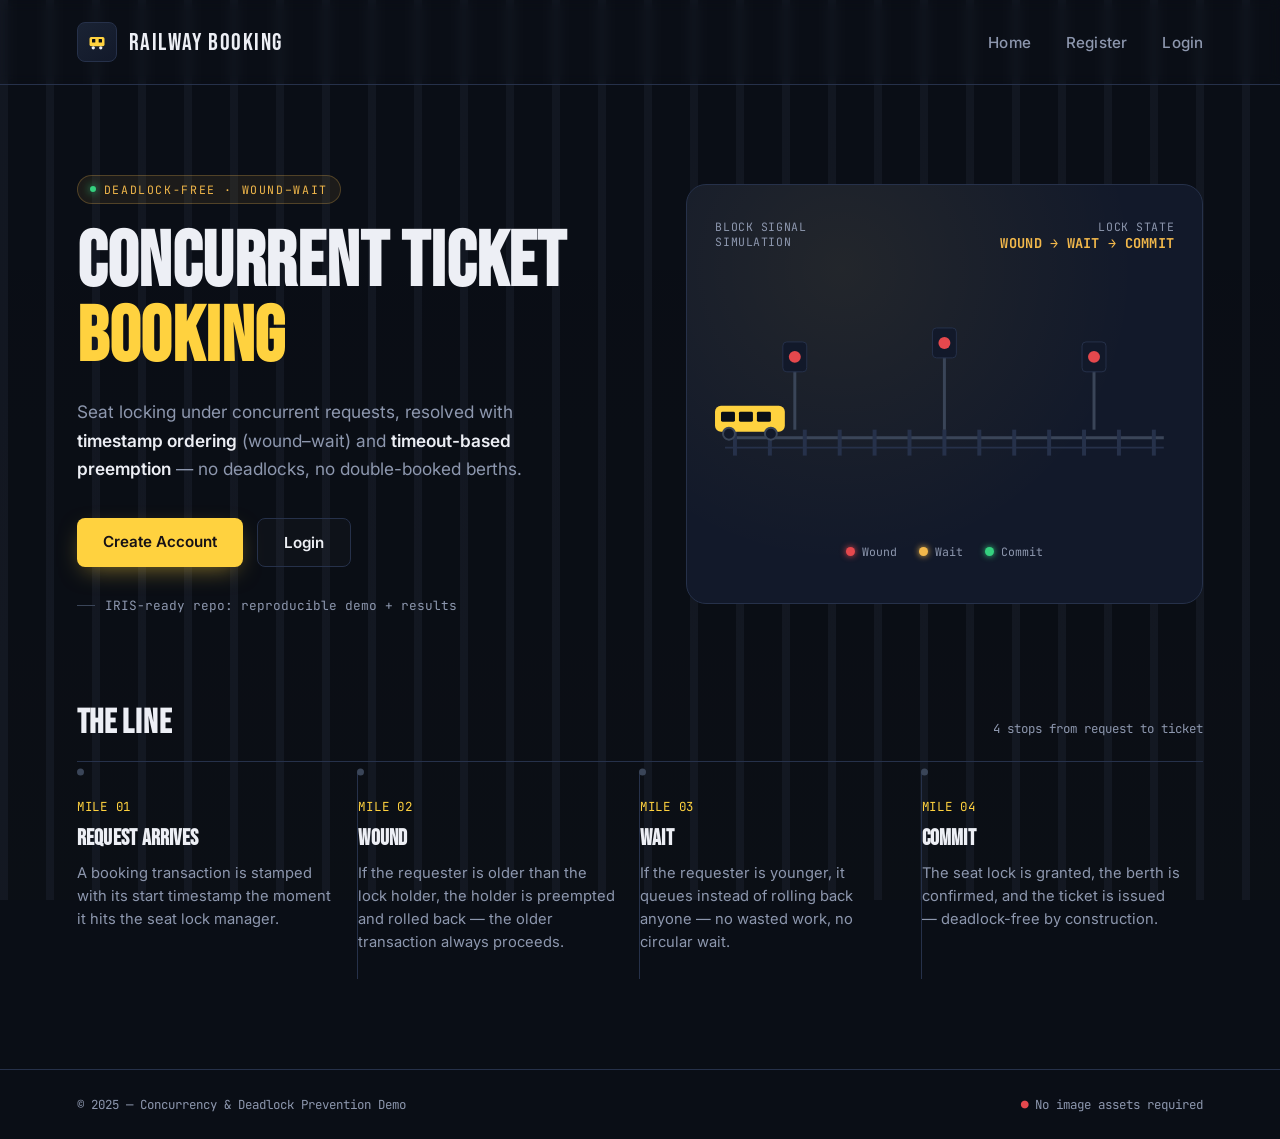
<file: src/index.html>
<!DOCTYPE html>
<html lang="en">
<head>
<meta charset="UTF-8">
<meta name="viewport" content="width=device-width, initial-scale=1.0">
<title>Railway Booking | Concurrency Demo</title>
<link rel="preconnect" href="https://fonts.googleapis.com">
<link rel="preconnect" href="https://fonts.gstatic.com" crossorigin>
<link href="https://fonts.googleapis.com/css2?family=Bebas+Neue&family=Inter:wght@400;500;600;700&family=JetBrains+Mono:wght@400;500;600&display=swap" rel="stylesheet">
<style>
  :root{
    --bg:#0A0E16;
    --panel:#12192A;
    --panel-2:#1A2334;
    --line:#26314A;
    --track:#3A4558;
    --text:#EDEFF5;
    --text-dim:#8D97AE;
    --amber:#F2B84B;
    --red:#E5484D;
    --green:#35D07F;
    --orange:#FFD23F;
  }

  *{margin:0;padding:0;box-sizing:border-box;}

  html{scroll-behavior:smooth;}

  body{
    background:var(--bg);
    color:var(--text);
    font-family:'Inter',sans-serif;
    overflow-x:hidden;
    position:relative;
  }

  /* faint sleeper/track watermark across the whole page */
  body::before{
    content:"";
    position:fixed;
    inset:0;
    z-index:0;
    pointer-events:none;
    background-image:
      repeating-linear-gradient(90deg, rgba(58,69,88,0.35) 0 8px, transparent 8px 46px),
      linear-gradient(180deg, rgba(255,210,63,0) 0%, rgba(255,210,63,0.02) 100%);
    background-position:0 78%;
    background-size:100% 4px, 100% 100%;
    opacity:0.5;
  }

  .mono{font-family:'JetBrains Mono',monospace;}

  /* ---------- NAV ---------- */
  .nav{
    position:relative;
    z-index:2;
    display:flex;
    align-items:center;
    justify-content:space-between;
    padding:22px 6vw;
    border-bottom:1px solid var(--line);
    backdrop-filter:blur(6px);
  }
  .brand{
    display:flex;
    align-items:center;
    gap:12px;
    font-family:'Bebas Neue',sans-serif;
    font-size:1.5rem;
    letter-spacing:0.06em;
  }
  .brand-mark{
    width:40px;height:40px;
    border-radius:8px;
    display:flex;align-items:center;justify-content:center;
    background:linear-gradient(145deg,var(--panel-2),var(--panel));
    border:1px solid var(--line);
  }
  .links{display:flex;gap:2.2rem;}
  .links a{
    color:var(--text-dim);
    text-decoration:none;
    font-size:0.95rem;
    font-weight:500;
    letter-spacing:0.01em;
    transition:color 0.2s ease;
    position:relative;
  }
  .links a::after{
    content:"";
    position:absolute;left:0;bottom:-6px;
    width:0;height:2px;
    background:var(--orange);
    transition:width 0.25s ease;
  }
  .links a:hover{color:var(--text);}
  .links a:hover::after{width:100%;}

  /* ---------- HERO ---------- */
  .hero{
    position:relative;
    z-index:2;
    display:grid;
    grid-template-columns:1.05fr 0.95fr;
    gap:3vw;
    align-items:center;
    padding:7vw 6vw 5vw;
    max-width:1400px;
    margin:0 auto;
  }
  .eyebrow{
    display:inline-flex;
    align-items:center;
    gap:8px;
    font-family:'JetBrains Mono',monospace;
    font-size:0.72rem;
    letter-spacing:0.14em;
    text-transform:uppercase;
    color:var(--amber);
    background:rgba(242,184,75,0.08);
    border:1px solid rgba(242,184,75,0.25);
    padding:6px 12px;
    border-radius:999px;
    margin-bottom:22px;
  }
  .eyebrow-dot{
    width:6px;height:6px;border-radius:50%;
    background:var(--green);
    box-shadow:0 0 8px var(--green);
    animation:pulse 1.8s ease-in-out infinite;
  }
  @keyframes pulse{
    0%,100%{opacity:1;}
    50%{opacity:0.35;}
  }

  h1{
    font-family:'Bebas Neue',sans-serif;
    font-size:clamp(2.8rem,6vw,5rem);
    line-height:0.98;
    letter-spacing:0.01em;
    color:var(--text);
    margin-bottom:22px;
  }
  h1 span{color:var(--orange);}

  .hero-text p{
    color:var(--text-dim);
    font-size:1.08rem;
    line-height:1.65;
    max-width:46ch;
    margin-bottom:34px;
  }
  .hero-text p b{color:var(--text);font-weight:600;}

  .cta{display:flex;gap:14px;margin-bottom:30px;}
  .btn{
    font-weight:600;
    font-size:0.95rem;
    padding:14px 26px;
    border-radius:8px;
    text-decoration:none;
    transition:transform 0.2s ease, box-shadow 0.2s ease;
  }
  .btn:not(.outline){
    background:var(--orange);
    color:#161116;
    box-shadow:0 8px 24px -8px rgba(255,210,63,0.55);
  }
  .btn:not(.outline):hover{transform:translateY(-2px);box-shadow:0 12px 30px -8px rgba(255,210,63,0.7);}
  .btn.outline{
    border:1px solid var(--line);
    color:var(--text);
    background:rgba(255,255,255,0.02);
  }
  .btn.outline:hover{border-color:var(--orange);color:var(--orange);transform:translateY(-2px);}

  .meta{
    display:flex;align-items:center;gap:10px;
    font-family:'JetBrains Mono',monospace;
    font-size:0.8rem;
    color:var(--text-dim);
  }
  .meta::before{
    content:"";
    width:18px;height:1px;
    background:var(--track);
  }

  /* ---------- SIGNATURE: signal track ---------- */
  .hero-image{
    position:relative;
    background:radial-gradient(circle at 30% 20%, rgba(255,210,63,0.07), transparent 60%),var(--panel);
    border:1px solid var(--line);
    border-radius:20px;
    padding:34px 28px 44px;
    min-height:420px;
    display:flex;
    flex-direction:column;
    justify-content:space-between;
  }
  .signal-head{
    display:flex;
    justify-content:space-between;
    align-items:flex-start;
    font-family:'JetBrains Mono',monospace;
    font-size:0.72rem;
    color:var(--text-dim);
    letter-spacing:0.05em;
    text-transform:uppercase;
    margin-bottom:8px;
  }
  .signal-head .state{
    text-align:right;
  }
  .signal-head .state b{
    display:block;
    color:var(--amber);
    font-size:0.85rem;
    letter-spacing:0.02em;
  }

  .track-svg{width:100%;height:auto;display:block;}

  .legend{
    display:flex;
    gap:22px;
    justify-content:center;
    margin-top:18px;
    font-family:'JetBrains Mono',monospace;
    font-size:0.72rem;
    color:var(--text-dim);
  }
  .legend span{display:flex;align-items:center;gap:7px;}
  .legend i{width:9px;height:9px;border-radius:50%;display:inline-block;}
  .i-red{background:var(--red);box-shadow:0 0 6px var(--red);}
  .i-amber{background:var(--amber);box-shadow:0 0 6px var(--amber);}
  .i-green{background:var(--green);box-shadow:0 0 6px var(--green);}

  /* signal lamp animation - cycles red -> amber -> green like lock states */
  .lamp{animation:lampCycle 4.5s ease-in-out infinite;}
  .lamp-1{animation-delay:0s;}
  .lamp-2{animation-delay:1.5s;}
  .lamp-3{animation-delay:3s;}
  @keyframes lampCycle{
    0%,8%{fill:var(--red);filter:drop-shadow(0 0 5px var(--red));}
    33%,41%{fill:var(--amber);filter:drop-shadow(0 0 5px var(--amber));}
    66%,74%{fill:var(--green);filter:drop-shadow(0 0 6px var(--green));}
    100%{fill:var(--red);filter:drop-shadow(0 0 5px var(--red));}
  }

  .train-group{animation:travel 6s linear infinite;}
  @keyframes travel{
    0%{transform:translateX(-40px);}
    100%{transform:translateX(420px);}
  }

  @media (prefers-reduced-motion: reduce){
    .lamp,.train-group,.eyebrow-dot{animation:none !important;}
  }

  /* ---------- MILE MARKERS (algorithm sequence) ---------- */
  .route{
    position:relative;
    z-index:2;
    max-width:1400px;
    margin:0 auto;
    padding:2vw 6vw 7vw;
  }
  .route-head{
    display:flex;
    align-items:baseline;
    justify-content:space-between;
    border-bottom:1px solid var(--line);
    padding-bottom:18px;
    margin-bottom:6px;
  }
  .route-head h2{
    font-family:'Bebas Neue',sans-serif;
    font-size:2.1rem;
    letter-spacing:0.02em;
  }
  .route-head span{
    font-family:'JetBrains Mono',monospace;
    font-size:0.78rem;
    color:var(--text-dim);
  }

  .miles{
    display:grid;
    grid-template-columns:repeat(4,1fr);
    gap:0;
    margin-top:10px;
  }
  .mile{
    padding:26px 20px 26px 0;
    border-right:1px solid var(--line);
    position:relative;
  }
  .mile:last-child{border-right:none;}
  .mile-num{
    font-family:'JetBrains Mono',monospace;
    font-size:0.78rem;
    color:var(--orange);
    letter-spacing:0.06em;
    margin-bottom:10px;
    display:block;
  }
  .mile h3{
    font-family:'Bebas Neue',sans-serif;
    font-size:1.4rem;
    letter-spacing:0.01em;
    margin-bottom:10px;
  }
  .mile p{
    color:var(--text-dim);
    font-size:0.92rem;
    line-height:1.55;
  }
  .mile::before{
    content:"";
    position:absolute;
    top:0;left:-1px;
    width:7px;height:7px;
    border-radius:50%;
    background:var(--track);
    transform:translateY(-50%);
  }
  .mile:first-child::before{left:0;}

  @media (max-width:920px){
    .hero{grid-template-columns:1fr;}
    .miles{grid-template-columns:1fr 1fr;}
    .mile{border-right:none;border-bottom:1px solid var(--line);padding:22px 0;}
  }
  @media (max-width:560px){
    .miles{grid-template-columns:1fr;}
    .links{gap:1.2rem;}
  }

  /* ---------- FOOTER ---------- */
  .footer{
    position:relative;z-index:2;
    border-top:1px solid var(--line);
    padding:26px 6vw;
    display:flex;
    justify-content:space-between;
    align-items:center;
    font-family:'JetBrains Mono',monospace;
    font-size:0.78rem;
    color:var(--text-dim);
  }
  .footer .dot-red{color:var(--red);}
</style>
</head>
<body>

  <header class="nav">
    <div class="brand">
      <div class="brand-mark">
        <svg width="20" height="20" viewBox="0 0 24 24" fill="none">
          <rect x="3" y="6" width="18" height="11" rx="2" fill="#FFD23F"/>
          <circle cx="7.5" cy="19" r="2" fill="#EDEFF5"/>
          <circle cx="16.5" cy="19" r="2" fill="#EDEFF5"/>
          <rect x="6" y="8.5" width="4" height="4" rx="0.6" fill="#0A0E16"/>
          <rect x="14" y="8.5" width="4" height="4" rx="0.6" fill="#0A0E16"/>
        </svg>
      </div>
      <span>Railway Booking</span>
    </div>
    <nav class="links">
      <a href="./index.html">Home</a>
      <a href="./frontend/register.html">Register</a>
      <a href="./frontend/login.html">Login</a>
    </nav>
  </header>

  <main class="hero">
    <section class="hero-text">
      <div class="eyebrow"><span class="eyebrow-dot"></span>Deadlock-free · Wound&#8211;Wait</div>
      <h1>Concurrent Ticket <span>Booking</span></h1>
      <p>Seat locking under concurrent requests, resolved with <b>timestamp ordering</b> (wound&#8211;wait) and <b>timeout-based preemption</b> — no deadlocks, no double-booked berths.</p>
      <div class="cta">
        <a class="btn" href="./frontend/register.html">Create Account</a>
        <a class="btn outline" href="./frontend/login.html">Login</a>
      </div>
      <div class="meta mono">IRIS-ready repo: reproducible demo + results</div>
    </section>

    <section class="hero-image">
      <div class="signal-head">
        <span>Block Signal<br>Simulation</span>
        <span class="state">Lock state<b>Wound &rarr; Wait &rarr; Commit</b></span>
      </div>

      <svg class="track-svg" viewBox="0 0 460 170" xmlns="http://www.w3.org/2000/svg">
        <!-- rail -->
        <line x1="10" y1="130" x2="450" y2="130" stroke="#3A4558" stroke-width="3"/>
        <line x1="10" y1="140" x2="450" y2="140" stroke="#26314A" stroke-width="2"/>
        <!-- sleepers -->
        <g stroke="#26314A" stroke-width="4">
          <line x1="20" y1="122" x2="20" y2="148"/>
          <line x1="55" y1="122" x2="55" y2="148"/>
          <line x1="90" y1="122" x2="90" y2="148"/>
          <line x1="125" y1="122" x2="125" y2="148"/>
          <line x1="160" y1="122" x2="160" y2="148"/>
          <line x1="195" y1="122" x2="195" y2="148"/>
          <line x1="230" y1="122" x2="230" y2="148"/>
          <line x1="265" y1="122" x2="265" y2="148"/>
          <line x1="300" y1="122" x2="300" y2="148"/>
          <line x1="335" y1="122" x2="335" y2="148"/>
          <line x1="370" y1="122" x2="370" y2="148"/>
          <line x1="405" y1="122" x2="405" y2="148"/>
          <line x1="440" y1="122" x2="440" y2="148"/>
        </g>

        <!-- signal posts with lamps cycling through lock states -->
        <g>
          <line x1="80" y1="60" x2="80" y2="122" stroke="#3A4558" stroke-width="3"/>
          <rect x="68" y="34" width="24" height="30" rx="4" fill="#12192A" stroke="#26314A"/>
          <circle class="lamp lamp-1" cx="80" cy="49" r="6" fill="#E5484D"/>
        </g>
        <g>
          <line x1="230" y1="46" x2="230" y2="122" stroke="#3A4558" stroke-width="3"/>
          <rect x="218" y="20" width="24" height="30" rx="4" fill="#12192A" stroke="#26314A"/>
          <circle class="lamp lamp-2" cx="230" cy="35" r="6" fill="#E5484D"/>
        </g>
        <g>
          <line x1="380" y1="60" x2="380" y2="122" stroke="#3A4558" stroke-width="3"/>
          <rect x="368" y="34" width="24" height="30" rx="4" fill="#12192A" stroke="#26314A"/>
          <circle class="lamp lamp-3" cx="380" cy="49" r="6" fill="#E5484D"/>
        </g>

        <!-- moving train silhouette -->
        <g class="train-group">
          <rect x="0" y="98" width="70" height="26" rx="6" fill="#FFD23F"/>
          <rect x="6" y="104" width="14" height="10" rx="1.5" fill="#0A0E16"/>
          <rect x="24" y="104" width="14" height="10" rx="1.5" fill="#0A0E16"/>
          <rect x="42" y="104" width="14" height="10" rx="1.5" fill="#0A0E16"/>
          <circle cx="14" cy="126" r="6" fill="#12192A" stroke="#3A4558" stroke-width="2"/>
          <circle cx="56" cy="126" r="6" fill="#12192A" stroke="#3A4558" stroke-width="2"/>
          <rect x="-26" y="102" width="24" height="20" rx="5" fill="#EDEFF5" opacity="0.9"/>
          <circle cx="-14" cy="124" r="5" fill="#12192A" stroke="#3A4558" stroke-width="2"/>
        </g>
      </svg>

      <div class="legend">
        <span><i class="i-red"></i>Wound</span>
        <span><i class="i-amber"></i>Wait</span>
        <span><i class="i-green"></i>Commit</span>
      </div>
    </section>
  </main>

  <section class="route">
    <div class="route-head">
      <h2>The Line</h2>
      <span class="mono">4 stops from request to ticket</span>
    </div>
    <div class="miles">
      <div class="mile">
        <span class="mile-num">MILE 01</span>
        <h3>Request Arrives</h3>
        <p>A booking transaction is stamped with its start timestamp the moment it hits the seat lock manager.</p>
      </div>
      <div class="mile">
        <span class="mile-num">MILE 02</span>
        <h3>Wound</h3>
        <p>If the requester is older than the lock holder, the holder is preempted and rolled back — the older transaction always proceeds.</p>
      </div>
      <div class="mile">
        <span class="mile-num">MILE 03</span>
        <h3>Wait</h3>
        <p>If the requester is younger, it queues instead of rolling back anyone — no wasted work, no circular wait.</p>
      </div>
      <div class="mile">
        <span class="mile-num">MILE 04</span>
        <h3>Commit</h3>
        <p>The seat lock is granted, the berth is confirmed, and the ticket is issued — deadlock-free by construction.</p>
      </div>
    </div>
  </section>

  <footer class="footer">
    <span>&copy; 2025 &mdash; Concurrency &amp; Deadlock Prevention Demo</span>
    <span><span class="dot-red">&#9679;</span> No image assets required</span>
  </footer>

</body>
</html>
</file>
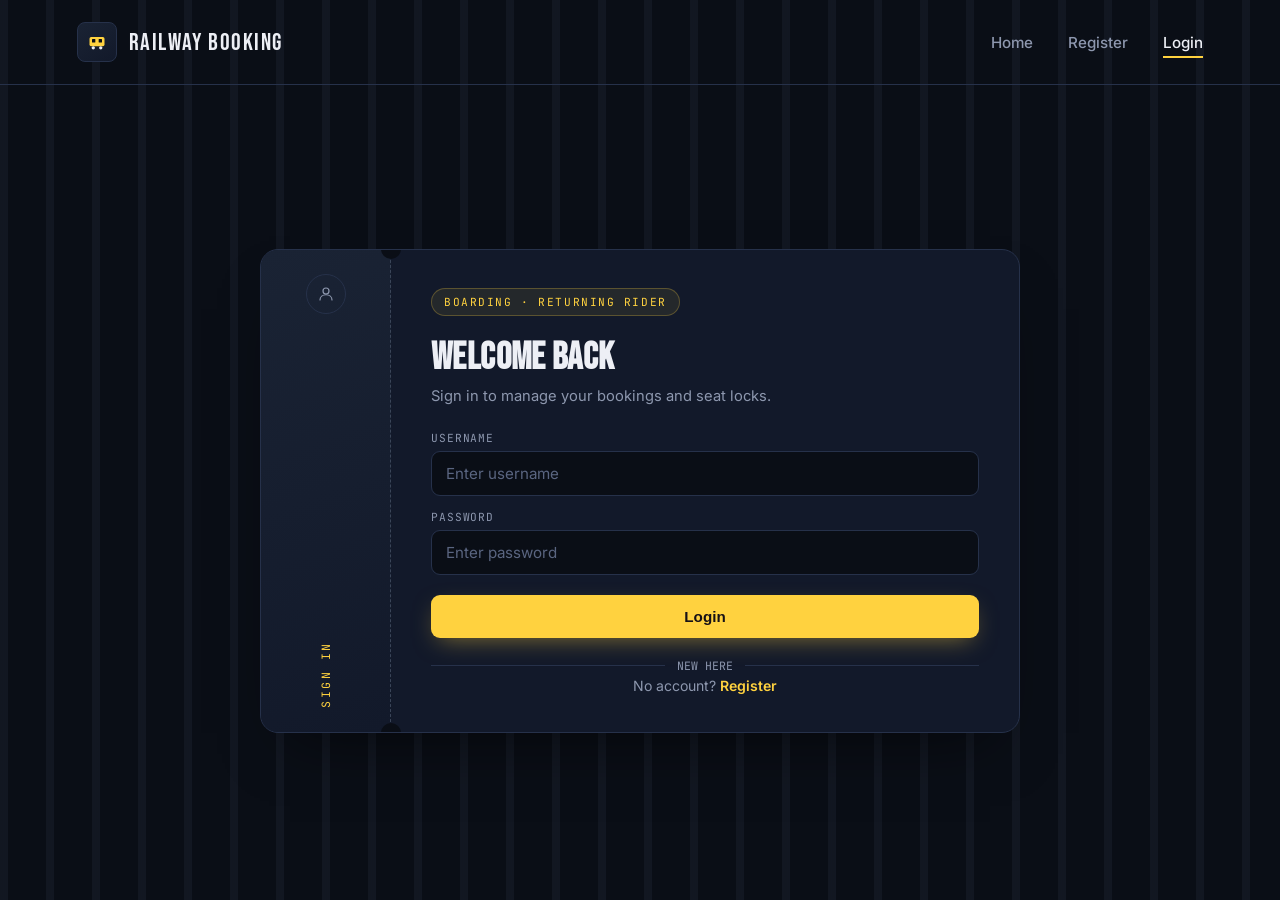
<file: src/frontend/login.html>
<!DOCTYPE html>
<html lang="en">
<head>
<meta charset="UTF-8">
<meta name="viewport" content="width=device-width, initial-scale=1.0">
<title>Login | Railway Booking</title>
<link rel="preconnect" href="https://fonts.googleapis.com">
<link rel="preconnect" href="https://fonts.gstatic.com" crossorigin>
<link href="https://fonts.googleapis.com/css2?family=Bebas+Neue&family=Inter:wght@400;500;600;700&family=JetBrains+Mono:wght@400;500;600&display=swap" rel="stylesheet">
<style>
  :root{
    --bg:#0A0E16;
    --panel:#12192A;
    --panel-2:#1A2334;
    --line:#26314A;
    --track:#3A4558;
    --text:#EDEFF5;
    --text-dim:#8D97AE;
    --amber:#F2B84B;
    --red:#E5484D;
    --green:#35D07F;
    --yellow:#FFD23F;
  }
  *{margin:0;padding:0;box-sizing:border-box;}
  body{
    background:var(--bg);
    color:var(--text);
    font-family:'Inter',sans-serif;
    min-height:100vh;
    position:relative;
    overflow-x:hidden;
  }
  body::before{
    content:"";
    position:fixed;inset:0;z-index:0;pointer-events:none;
    background-image:repeating-linear-gradient(90deg, rgba(58,69,88,0.35) 0 8px, transparent 8px 46px);
    background-position:0 78%;
    background-size:100% 4px;
    opacity:0.5;
  }
  .mono{font-family:'JetBrains Mono',monospace;}

  .nav{
    position:relative;z-index:2;
    display:flex;align-items:center;justify-content:space-between;
    padding:22px 6vw;
    border-bottom:1px solid var(--line);
  }
  .brand{display:flex;align-items:center;gap:12px;font-family:'Bebas Neue',sans-serif;font-size:1.5rem;letter-spacing:0.06em;}
  .brand-mark{
    width:40px;height:40px;border-radius:8px;
    display:flex;align-items:center;justify-content:center;
    background:linear-gradient(145deg,var(--panel-2),var(--panel));
    border:1px solid var(--line);
  }
  .links{display:flex;gap:2.2rem;}
  .links a{color:var(--text-dim);text-decoration:none;font-size:0.95rem;font-weight:500;position:relative;}
  .links a::after{content:"";position:absolute;left:0;bottom:-6px;width:0;height:2px;background:var(--yellow);transition:width 0.25s ease;}
  .links a:hover{color:var(--text);}
  .links a:hover::after{width:100%;}
  .links a.active{color:var(--text);}
  .links a.active::after{width:100%;}

  .wrap{
    position:relative;z-index:2;
    display:flex;align-items:center;justify-content:center;
    min-height:calc(100vh - 89px);
    padding:8vw 6vw;
  }

  .ticket{
    display:flex;
    width:min(760px,100%);
    background:var(--panel);
    border:1px solid var(--line);
    border-radius:18px;
    overflow:hidden;
    box-shadow:0 30px 60px -30px rgba(0,0,0,0.6);
  }

  .stub{
    width:130px;
    flex-shrink:0;
    background:linear-gradient(160deg,var(--panel-2),var(--panel));
    border-right:1px dashed var(--track);
    display:flex;
    flex-direction:column;
    align-items:center;
    justify-content:space-between;
    padding:24px 0;
    position:relative;
  }
  .stub::before,.stub::after{
    content:"";
    position:absolute;
    width:20px;height:20px;
    background:var(--bg);
    border-radius:50%;
    right:-11px;
  }
  .stub::before{top:-11px;}
  .stub::after{bottom:-11px;}
  .stub .rot{
    writing-mode:vertical-rl;
    transform:rotate(180deg);
    font-family:'JetBrains Mono',monospace;
    font-size:0.72rem;
    letter-spacing:0.22em;
    color:var(--yellow);
    text-transform:uppercase;
  }
  .stub .glyph{
    width:40px;height:40px;
    border-radius:50%;
    border:1px solid var(--line);
    display:flex;align-items:center;justify-content:center;
  }

  .panel{
    flex:1;
    padding:38px 40px;
  }
  .eyebrow{
    display:inline-flex;align-items:center;gap:8px;
    font-family:'JetBrains Mono',monospace;
    font-size:0.7rem;letter-spacing:0.14em;text-transform:uppercase;
    color:var(--yellow);
    background:rgba(255,210,63,0.08);
    border:1px solid rgba(255,210,63,0.25);
    padding:6px 12px;border-radius:999px;
    margin-bottom:18px;
  }
  h1{
    font-family:'Bebas Neue',sans-serif;
    font-size:2.4rem;
    letter-spacing:0.01em;
    margin-bottom:6px;
  }
  .sub{
    color:var(--text-dim);
    font-size:0.92rem;
    margin-bottom:26px;
  }

  form{display:flex;flex-direction:column;gap:14px;}
  .field label{
    display:block;
    font-family:'JetBrains Mono',monospace;
    font-size:0.7rem;
    letter-spacing:0.08em;
    text-transform:uppercase;
    color:var(--text-dim);
    margin-bottom:6px;
  }
  input{
    width:100%;
    padding:12px 14px;
    background:var(--bg);
    border:1px solid var(--line);
    border-radius:9px;
    color:var(--text);
    font-size:0.95rem;
    font-family:'Inter',sans-serif;
    outline:none;
    transition:border-color 0.2s ease, box-shadow 0.2s ease;
  }
  input::placeholder{color:#5A6580;}
  input:focus{
    border-color:var(--yellow);
    box-shadow:0 0 0 3px rgba(255,210,63,0.15);
  }

  button{
    width:100%;
    padding:13px 14px;
    border:0;
    border-radius:9px;
    background:var(--yellow);
    color:#161116;
    font-weight:700;
    font-size:0.95rem;
    cursor:pointer;
    margin-top:6px;
    transition:transform 0.2s ease, box-shadow 0.2s ease;
    box-shadow:0 8px 24px -8px rgba(255,210,63,0.5);
  }
  button:hover{transform:translateY(-2px);box-shadow:0 12px 30px -8px rgba(255,210,63,0.65);}

  .divider{
    display:flex;align-items:center;gap:12px;
    margin:20px 0 4px;
    font-family:'JetBrains Mono',monospace;
    font-size:0.72rem;
    color:var(--text-dim);
  }
  .divider::before,.divider::after{content:"";flex:1;height:1px;background:var(--line);}

  .banner{
    display:none;
    align-items:center;
    gap:8px;
    font-family:'JetBrains Mono',monospace;
    font-size:0.8rem;
    padding:10px 14px;
    border-radius:8px;
    margin-bottom:16px;
  }
  .banner.show{display:flex;}
  .banner.error{background:rgba(229,72,77,0.1);border:1px solid rgba(229,72,77,0.3);color:var(--red);}
  .banner.success{background:rgba(53,208,127,0.1);border:1px solid rgba(53,208,127,0.3);color:var(--green);}

  .link{
    text-align:center;
    font-size:0.88rem;
    color:var(--text-dim);
  }
  .link a{color:var(--yellow);text-decoration:none;font-weight:600;}
  .link a:hover{text-decoration:underline;}

  @media (max-width:560px){
    .ticket{flex-direction:column;}
    .stub{width:100%;flex-direction:row;border-right:none;border-bottom:1px dashed var(--track);padding:14px 20px;}
    .stub .rot{writing-mode:horizontal-tb;transform:none;}
    .stub::before,.stub::after{display:none;}
  }
</style>
</head>
<body>

  <header class="nav">
    <div class="brand">
      <div class="brand-mark">
        <svg width="20" height="20" viewBox="0 0 24 24" fill="none">
          <rect x="3" y="6" width="18" height="11" rx="2" fill="#FFD23F"/>
          <circle cx="7.5" cy="19" r="2" fill="#EDEFF5"/>
          <circle cx="16.5" cy="19" r="2" fill="#EDEFF5"/>
          <rect x="6" y="8.5" width="4" height="4" rx="0.6" fill="#0A0E16"/>
          <rect x="14" y="8.5" width="4" height="4" rx="0.6" fill="#0A0E16"/>
        </svg>
      </div>
      <span>Railway Booking</span>
    </div>
    <nav class="links">
      <a href="../index.html">Home</a>
      <a href="./register.html">Register</a>
      <a href="./login.html" class="active">Login</a>
    </nav>
  </header>

  <main class="wrap">
    <div class="ticket">
      <div class="stub">
        <div class="glyph">
          <svg width="18" height="18" viewBox="0 0 24 24" fill="none"><circle cx="12" cy="8" r="4" stroke="#8D97AE" stroke-width="1.6"/><path d="M4 20c0-4.4 3.6-7 8-7s8 2.6 8 7" stroke="#8D97AE" stroke-width="1.6" stroke-linecap="round"/></svg>
        </div>
        <span class="rot mono">SIGN&nbsp;IN</span>
      </div>
      <div class="panel">
        <div class="eyebrow">Boarding &middot; Returning rider</div>
        <h1>Welcome back</h1>
        <p class="sub">Sign in to manage your bookings and seat locks.</p>

        <div id="banner" class="banner"></div>

        <form action="login_action.php" method="POST">
          <div class="field">
            <label for="user">Username</label>
            <input type="text" id="user" name="user" placeholder="Enter username" required>
          </div>
          <div class="field">
            <label for="pass">Password</label>
            <input type="password" id="pass" name="pass" placeholder="Enter password" required>
          </div>
          <button type="submit">Login</button>
        </form>

        <div class="divider">NEW HERE</div>
        <div class="link">No account? <a href="./register.html">Register</a></div>
      </div>
    </div>
  </main>

  <script>
    const params = new URLSearchParams(window.location.search);
    const banner = document.getElementById("banner");
    if (params.get("error")) {
      banner.textContent = params.get("error");
      banner.className = "banner show error";
    } else if (params.get("registered")) {
      banner.textContent = "Account created — sign in to continue.";
      banner.className = "banner show success";
    } else if (params.get("redirect")) {
      banner.textContent = "Please sign in to continue.";
      banner.className = "banner show error";
    }
  </script>

</body>
</html>
</file>
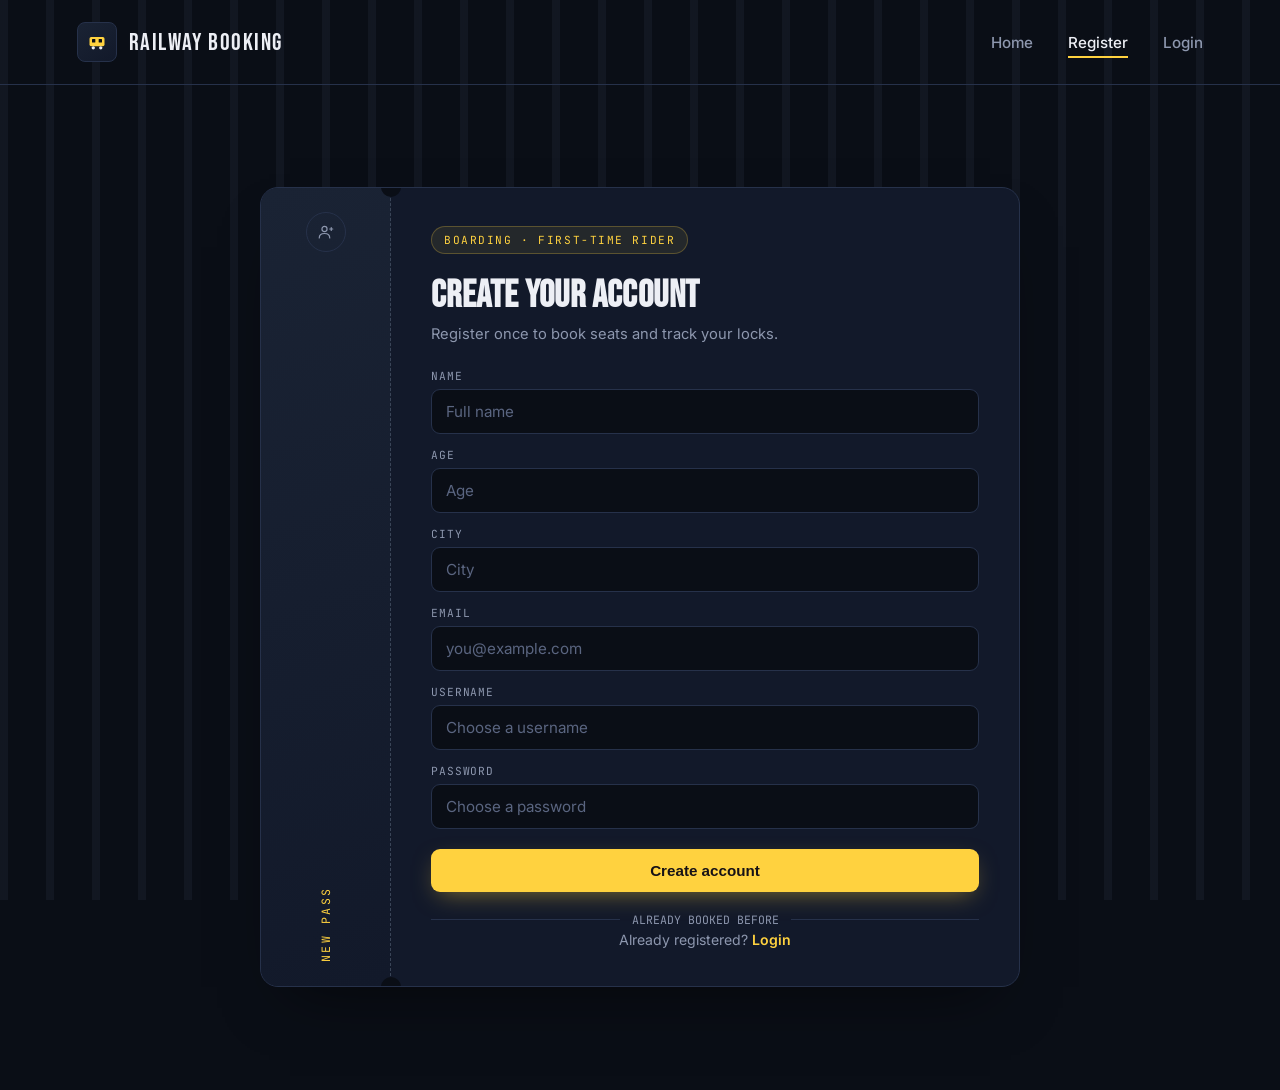
<file: src/frontend/register.html>
<!DOCTYPE html>
<html lang="en">
<head>
<meta charset="UTF-8">
<meta name="viewport" content="width=device-width, initial-scale=1.0">
<title>Register | Railway Booking</title>
<link rel="preconnect" href="https://fonts.googleapis.com">
<link rel="preconnect" href="https://fonts.gstatic.com" crossorigin>
<link href="https://fonts.googleapis.com/css2?family=Bebas+Neue&family=Inter:wght@400;500;600;700&family=JetBrains+Mono:wght@400;500;600&display=swap" rel="stylesheet">
<style>
  :root{
    --bg:#0A0E16;
    --panel:#12192A;
    --panel-2:#1A2334;
    --line:#26314A;
    --track:#3A4558;
    --text:#EDEFF5;
    --text-dim:#8D97AE;
    --amber:#F2B84B;
    --red:#E5484D;
    --green:#35D07F;
    --yellow:#FFD23F;
  }
  *{margin:0;padding:0;box-sizing:border-box;}
  body{
    background:var(--bg);
    color:var(--text);
    font-family:'Inter',sans-serif;
    min-height:100vh;
    position:relative;
    overflow-x:hidden;
  }
  body::before{
    content:"";
    position:fixed;inset:0;z-index:0;pointer-events:none;
    background-image:repeating-linear-gradient(90deg, rgba(58,69,88,0.35) 0 8px, transparent 8px 46px);
    background-position:0 78%;
    background-size:100% 4px;
    opacity:0.5;
  }
  .mono{font-family:'JetBrains Mono',monospace;}

  .nav{
    position:relative;z-index:2;
    display:flex;align-items:center;justify-content:space-between;
    padding:22px 6vw;
    border-bottom:1px solid var(--line);
  }
  .brand{display:flex;align-items:center;gap:12px;font-family:'Bebas Neue',sans-serif;font-size:1.5rem;letter-spacing:0.06em;}
  .brand-mark{
    width:40px;height:40px;border-radius:8px;
    display:flex;align-items:center;justify-content:center;
    background:linear-gradient(145deg,var(--panel-2),var(--panel));
    border:1px solid var(--line);
  }
  .links{display:flex;gap:2.2rem;}
  .links a{color:var(--text-dim);text-decoration:none;font-size:0.95rem;font-weight:500;position:relative;}
  .links a::after{content:"";position:absolute;left:0;bottom:-6px;width:0;height:2px;background:var(--yellow);transition:width 0.25s ease;}
  .links a:hover{color:var(--text);}
  .links a:hover::after{width:100%;}
  .links a.active{color:var(--text);}
  .links a.active::after{width:100%;}

  .wrap{
    position:relative;z-index:2;
    display:flex;align-items:center;justify-content:center;
    min-height:calc(100vh - 89px);
    padding:8vw 6vw;
  }

  .ticket{
    display:flex;
    width:min(760px,100%);
    background:var(--panel);
    border:1px solid var(--line);
    border-radius:18px;
    overflow:hidden;
    box-shadow:0 30px 60px -30px rgba(0,0,0,0.6);
  }

  .stub{
    width:130px;
    flex-shrink:0;
    background:linear-gradient(160deg,var(--panel-2),var(--panel));
    border-right:1px dashed var(--track);
    display:flex;
    flex-direction:column;
    align-items:center;
    justify-content:space-between;
    padding:24px 0;
    position:relative;
  }
  .stub::before,.stub::after{
    content:"";
    position:absolute;
    width:20px;height:20px;
    background:var(--bg);
    border-radius:50%;
    right:-11px;
  }
  .stub::before{top:-11px;}
  .stub::after{bottom:-11px;}
  .stub .rot{
    writing-mode:vertical-rl;
    transform:rotate(180deg);
    font-family:'JetBrains Mono',monospace;
    font-size:0.72rem;
    letter-spacing:0.22em;
    color:var(--yellow);
    text-transform:uppercase;
  }
  .stub .glyph{
    width:40px;height:40px;
    border-radius:50%;
    border:1px solid var(--line);
    display:flex;align-items:center;justify-content:center;
  }

  .panel{
    flex:1;
    padding:38px 40px;
  }
  .eyebrow{
    display:inline-flex;align-items:center;gap:8px;
    font-family:'JetBrains Mono',monospace;
    font-size:0.7rem;letter-spacing:0.14em;text-transform:uppercase;
    color:var(--yellow);
    background:rgba(255,210,63,0.08);
    border:1px solid rgba(255,210,63,0.25);
    padding:6px 12px;border-radius:999px;
    margin-bottom:18px;
  }
  h1{
    font-family:'Bebas Neue',sans-serif;
    font-size:2.4rem;
    letter-spacing:0.01em;
    margin-bottom:6px;
  }
  .sub{
    color:var(--text-dim);
    font-size:0.92rem;
    margin-bottom:26px;
  }

  form{display:flex;flex-direction:column;gap:14px;}
  .field label{
    display:block;
    font-family:'JetBrains Mono',monospace;
    font-size:0.7rem;
    letter-spacing:0.08em;
    text-transform:uppercase;
    color:var(--text-dim);
    margin-bottom:6px;
  }
  input{
    width:100%;
    padding:12px 14px;
    background:var(--bg);
    border:1px solid var(--line);
    border-radius:9px;
    color:var(--text);
    font-size:0.95rem;
    font-family:'Inter',sans-serif;
    outline:none;
    transition:border-color 0.2s ease, box-shadow 0.2s ease;
  }
  input::placeholder{color:#5A6580;}
  input:focus{
    border-color:var(--yellow);
    box-shadow:0 0 0 3px rgba(255,210,63,0.15);
  }

  button{
    width:100%;
    padding:13px 14px;
    border:0;
    border-radius:9px;
    background:var(--yellow);
    color:#161116;
    font-weight:700;
    font-size:0.95rem;
    cursor:pointer;
    margin-top:6px;
    transition:transform 0.2s ease, box-shadow 0.2s ease;
    box-shadow:0 8px 24px -8px rgba(255,210,63,0.5);
  }
  button:hover{transform:translateY(-2px);box-shadow:0 12px 30px -8px rgba(255,210,63,0.65);}

  .divider{
    display:flex;align-items:center;gap:12px;
    margin:20px 0 4px;
    font-family:'JetBrains Mono',monospace;
    font-size:0.72rem;
    color:var(--text-dim);
  }
  .divider::before,.divider::after{content:"";flex:1;height:1px;background:var(--line);}

  .banner{
    display:none;
    align-items:center;
    gap:8px;
    font-family:'JetBrains Mono',monospace;
    font-size:0.8rem;
    padding:10px 14px;
    border-radius:8px;
    margin-bottom:16px;
  }
  .banner.show{display:flex;}
  .banner.error{background:rgba(229,72,77,0.1);border:1px solid rgba(229,72,77,0.3);color:var(--red);}

  .link{
    text-align:center;
    font-size:0.88rem;
    color:var(--text-dim);
  }
  .link a{color:var(--yellow);text-decoration:none;font-weight:600;}
  .link a:hover{text-decoration:underline;}

  @media (max-width:560px){
    .ticket{flex-direction:column;}
    .stub{width:100%;flex-direction:row;border-right:none;border-bottom:1px dashed var(--track);padding:14px 20px;}
    .stub .rot{writing-mode:horizontal-tb;transform:none;}
    .stub::before,.stub::after{display:none;}
  }
</style>
</head>
<body>

  <header class="nav">
    <div class="brand">
      <div class="brand-mark">
        <svg width="20" height="20" viewBox="0 0 24 24" fill="none">
          <rect x="3" y="6" width="18" height="11" rx="2" fill="#FFD23F"/>
          <circle cx="7.5" cy="19" r="2" fill="#EDEFF5"/>
          <circle cx="16.5" cy="19" r="2" fill="#EDEFF5"/>
          <rect x="6" y="8.5" width="4" height="4" rx="0.6" fill="#0A0E16"/>
          <rect x="14" y="8.5" width="4" height="4" rx="0.6" fill="#0A0E16"/>
        </svg>
      </div>
      <span>Railway Booking</span>
    </div>
    <nav class="links">
      <a href="../index.html">Home</a>
      <a href="./register.html" class="active">Register</a>
      <a href="./login.html">Login</a>
    </nav>
  </header>

  <main class="wrap">
    <div class="ticket">
      <div class="stub">
        <div class="glyph">
          <svg width="18" height="18" viewBox="0 0 24 24" fill="none"><circle cx="10" cy="8" r="3.4" stroke="#8D97AE" stroke-width="1.6"/><path d="M3 20c0-3.8 3.1-6 7-6s7 2.2 7 6" stroke="#8D97AE" stroke-width="1.6" stroke-linecap="round"/><path d="M17 8h4M19 6v4" stroke="#8D97AE" stroke-width="1.6" stroke-linecap="round"/></svg>
        </div>
        <span class="rot mono">NEW&nbsp;PASS</span>
      </div>
      <div class="panel">
        <div class="eyebrow">Boarding &middot; First-time rider</div>
        <h1>Create your account</h1>
        <p class="sub">Register once to book seats and track your locks.</p>

        <div id="banner" class="banner"></div>

        <form action="register_action.php" method="POST">
          <div class="field">
            <label for="name">Name</label>
            <input type="text" id="name" name="name" placeholder="Full name" required>
          </div>
          <div class="field">
            <label for="age">Age</label>
            <input type="number" id="age" name="age" placeholder="Age" min="1" required>
          </div>
          <div class="field">
            <label for="city">City</label>
            <input type="text" id="city" name="city" placeholder="City" required>
          </div>
          <div class="field">
            <label for="email">Email</label>
            <input type="email" id="email" name="email" placeholder="you@example.com" required>
          </div>
          <div class="field">
            <label for="ruser">Username</label>
            <input type="text" id="ruser" name="user" placeholder="Choose a username" required>
          </div>
          <div class="field">
            <label for="rpass">Password</label>
            <input type="password" id="rpass" name="pass" placeholder="Choose a password" required>
          </div>
          <button type="submit">Create account</button>
        </form>

        <div class="divider">ALREADY BOOKED BEFORE</div>
        <div class="link">Already registered? <a href="./login.html">Login</a></div>
      </div>
    </div>
  </main>

  <script>
    const params = new URLSearchParams(window.location.search);
    const banner = document.getElementById("banner");
    if (params.get("error")) {
      banner.textContent = params.get("error");
      banner.className = "banner show error";
    }
  </script>

</body>
</html>
</file>
